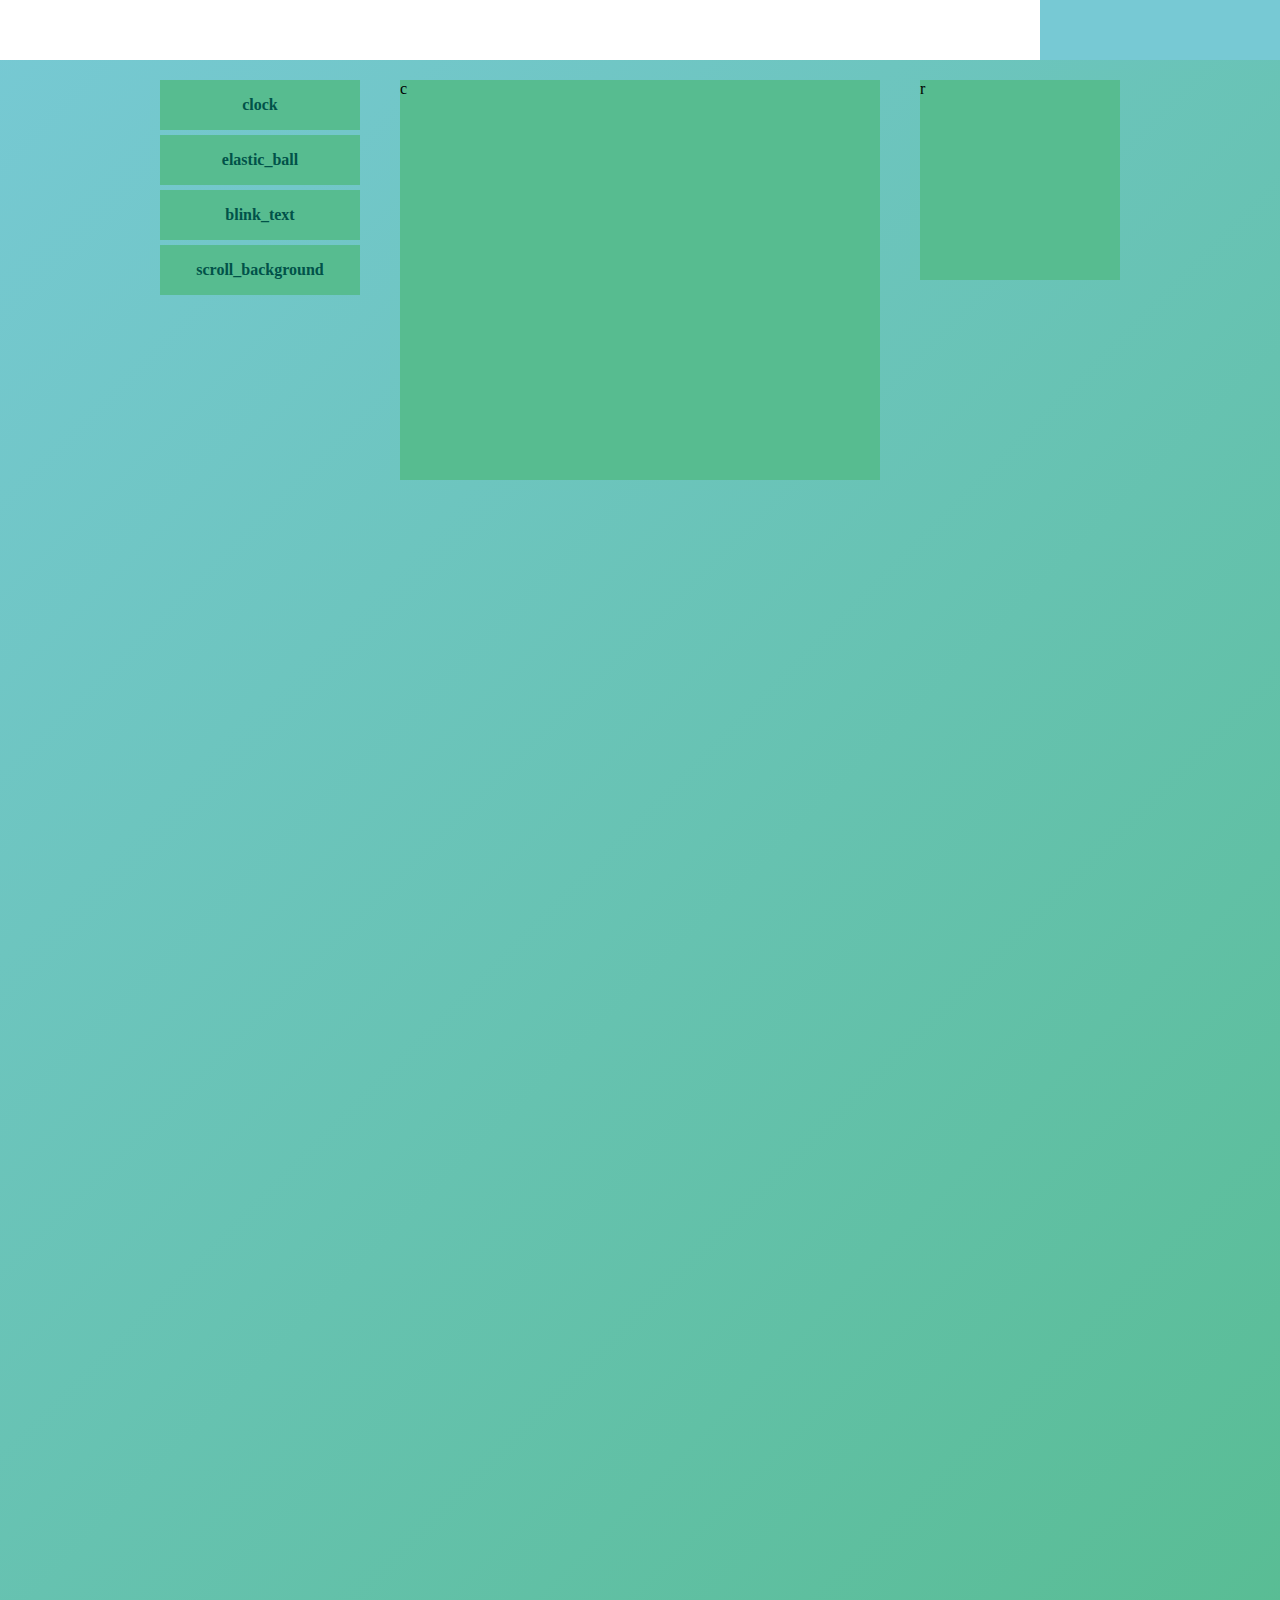
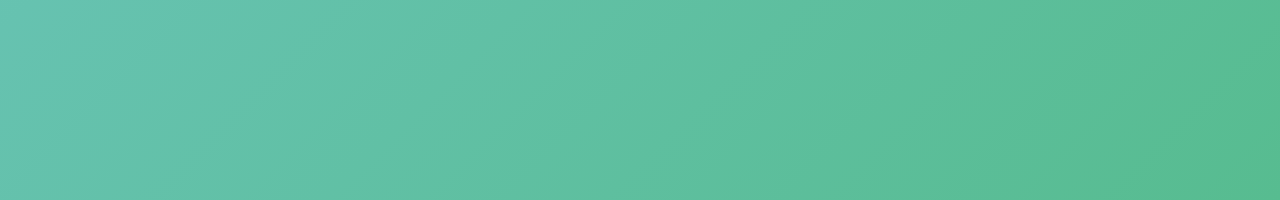
<file: index.html>
<!DOCTYPE html>
<html lang="en">
  <head>
    <meta charset="UTF-8" />
    <meta http-equiv="X-UA-Compatible" content="IE=edge" />
    <meta name="viewport" content="width=device-width, initial-scale=1.0" />
    <title>Yuigahama</title>
    <link rel="stylesheet" href="./index.css" />
  </head>
  <body>
    <div class="navigation">
      <div class="space"></div>
      <div class="info"></div>
    </div>
    <div class="main">
      <div class="left">
        <a href="./clock/index.html"><span>clock</span></a>
        <a href="./elastic_ball/index.html"><span>elastic_ball</span></a>
        <a href="./blink_text/index.html"><span>blink_text</span></a>
        <a href="./scroll_background/index.html"><span>scroll_background</span></a>
      </div>
      <div class="center">c</div>
      <div class="right">r</div>
    </div>
  </body>
</html>
</file>
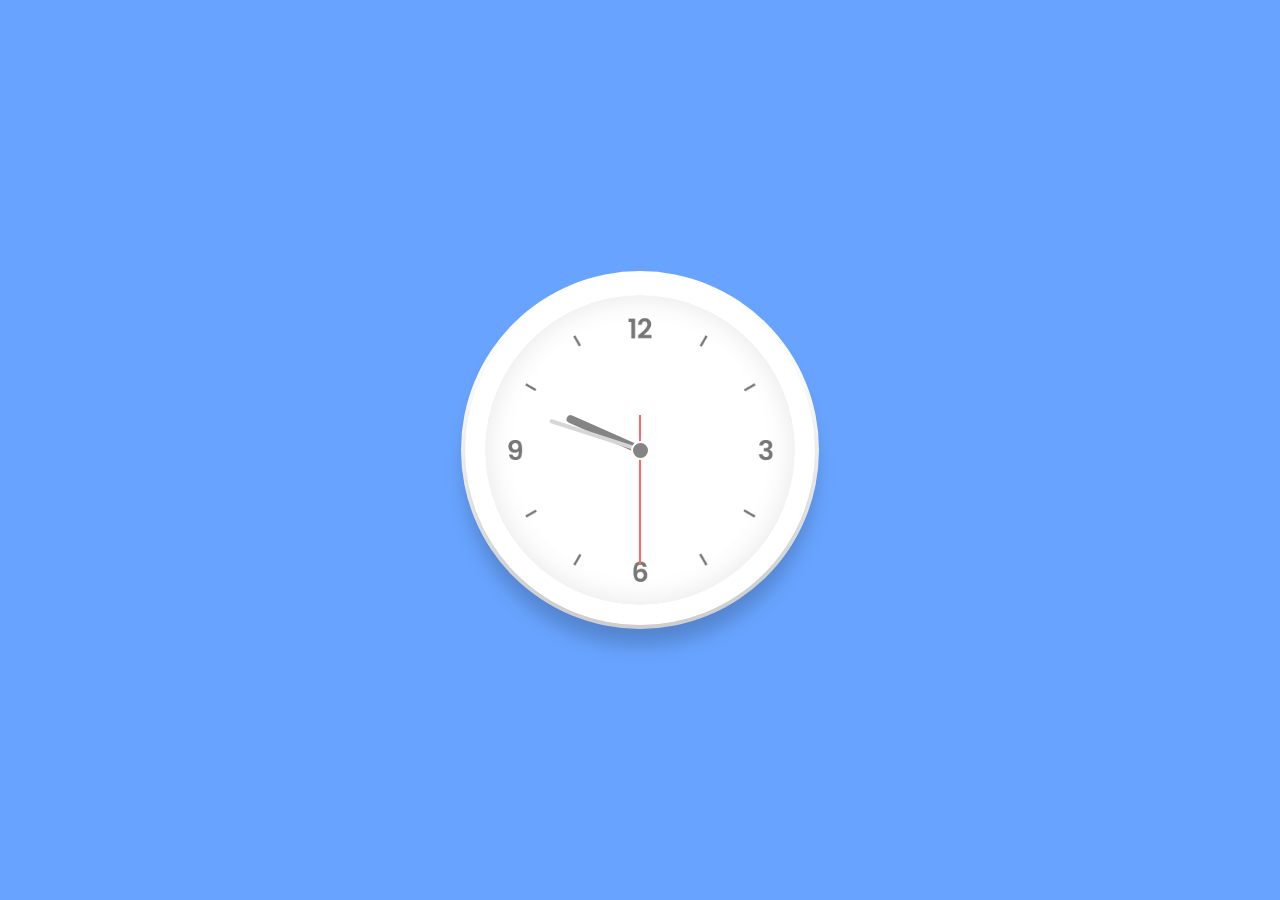
<file: clock/index.html>
<!DOCTYPE html>
<html lang="en">
  <head>
    <meta charset="UTF-8" />
    <meta http-equiv="X-UA-Compatible" content="IE=edge" />
    <meta name="viewport" content="width=device-width, initial-scale=1.0" />
    <title>clock</title>
    <link rel="stylesheet" href="./index.css" />
  </head>
  <body>
    <div class="clock">
      <div class="hour">
        <div class="hr" id="hr"></div>
      </div>
      <div class="min">
        <div class="mn" id="mn"></div>
      </div>
      <div class="sec">
        <div class="sc" id="sc"></div>
      </div>
    </div>
    <script src="./index.js"></script>
  </body>
</html>
</file>
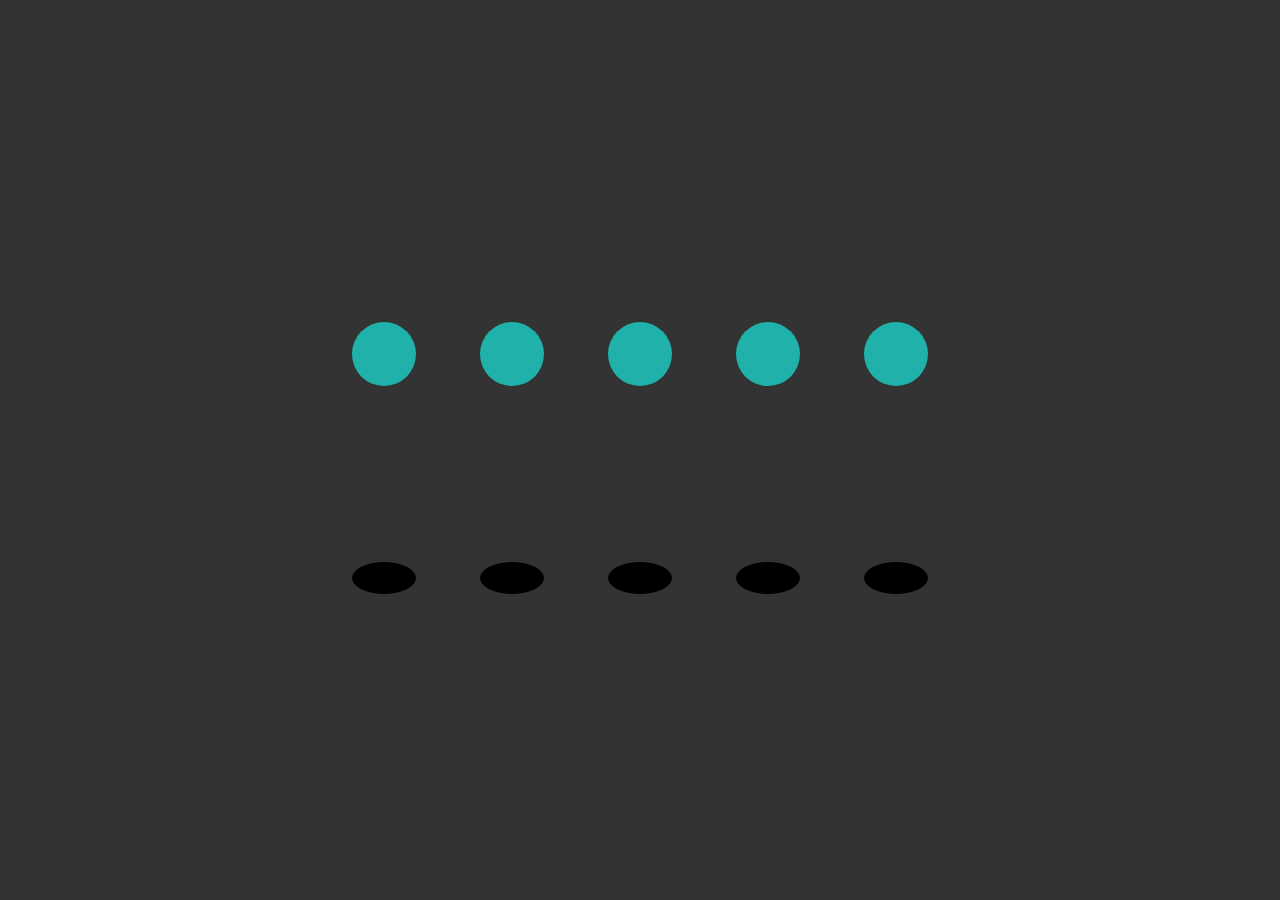
<file: elastic_ball/index.html>
<!DOCTYPE html>
<html lang="en">
  <head>
    <meta charset="UTF-8" />
    <meta http-equiv="X-UA-Compatible" content="IE=edge" />
    <meta name="viewport" content="width=device-width, initial-scale=1.0" />
    <title>elstic_ball</title>
    <link rel="stylesheet" href="./index.css" />
  </head>
  <body>
    <div class="loader">
      <span class="ball" style="--i: 1"></span>
      <span class="shadow" style="--i: 1"></span>
      <span class="ball" style="--i: 2"></span>
      <span class="shadow" style="--i: 2"></span>
      <span class="ball" style="--i: 3"></span>
      <span class="shadow" style="--i: 3"></span>
      <span class="ball" style="--i: 4"></span>
      <span class="shadow" style="--i: 4"></span>
      <span class="ball" style="--i: 5"></span>
      <span class="shadow" style="--i: 5"></span>
    </div>
  </body>
</html>
</file>
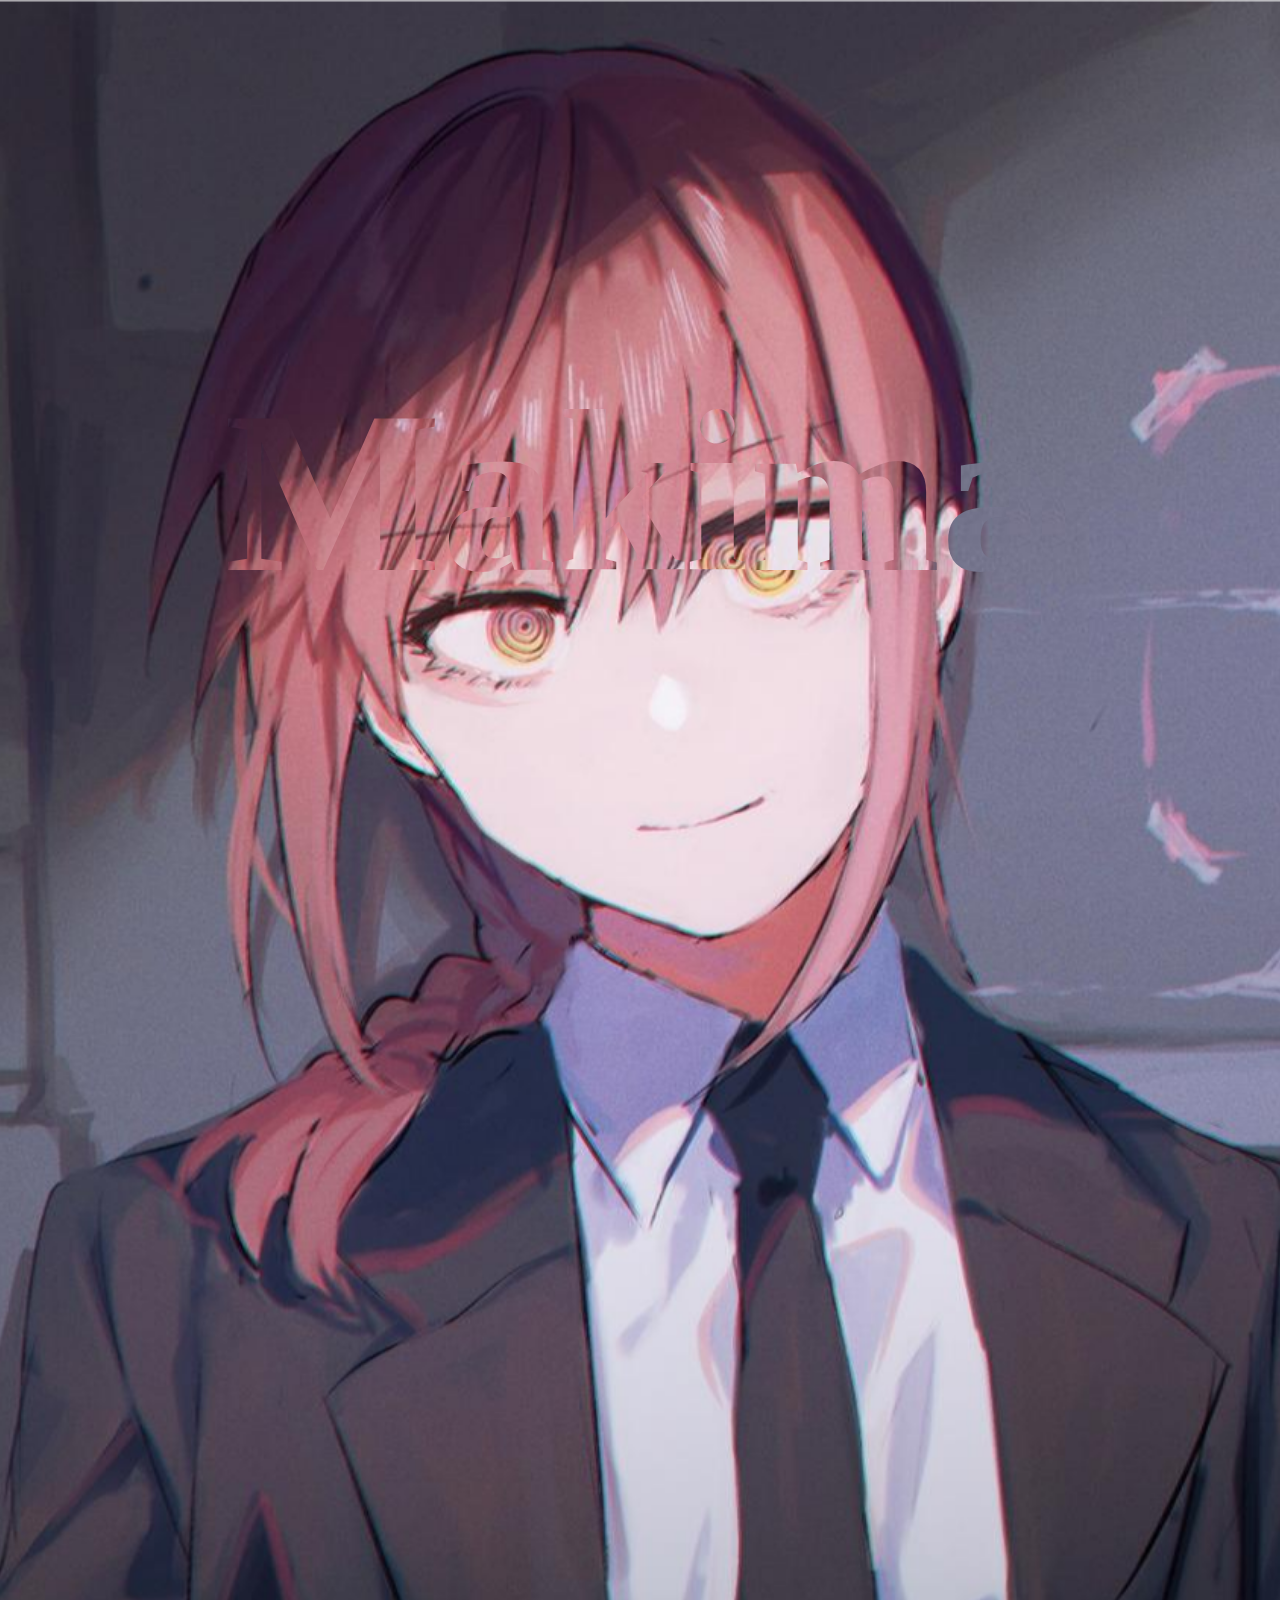
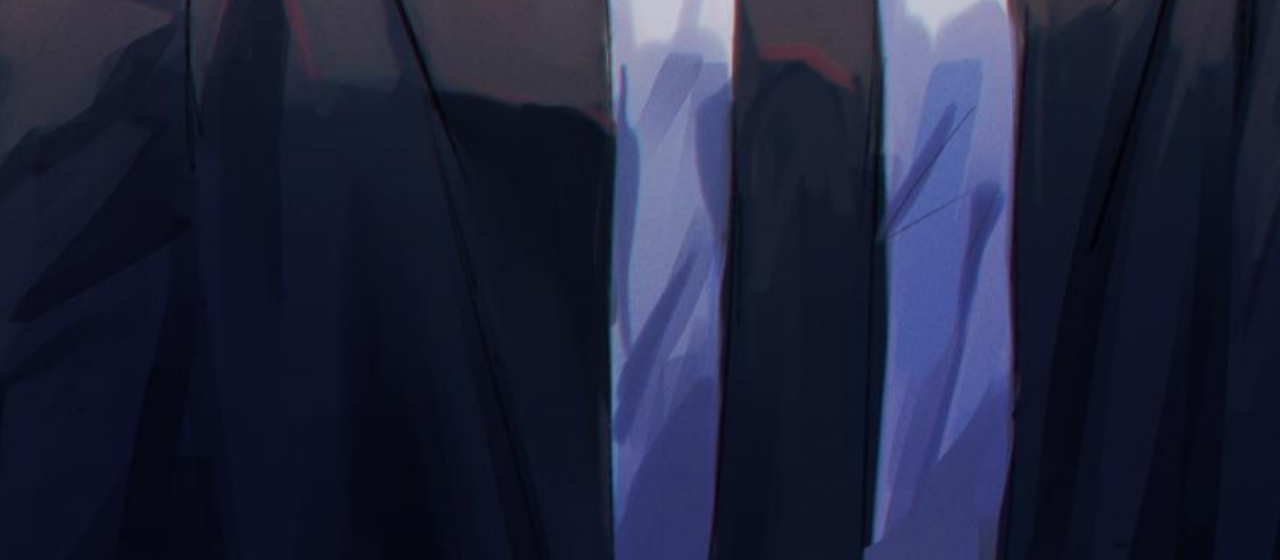
<file: scroll_background/index.html>
<!DOCTYPE html>
<html lang="en">
  <head>
    <meta charset="UTF-8" />
    <meta http-equiv="X-UA-Compatible" content="IE=edge" />
    <meta name="viewport" content="width=device-width, initial-scale=1.0" />
    <title>scroll_background</title>
    <link rel="stylesheet" href="./index.css" />
  </head>
  <body>
    <div class="background">
      <span class="text">Makima</span>
    </div>
    <script>
      const bg = document.querySelector('.background')
      document.addEventListener('scroll', () => {
        let scrollY = window.scrollY
        bg.style.backgroundPosition = 'calc(50% + ' + scrollY + 'px) calc(50% + ' + scrollY + 'px)'
      })
    </script>
  </body>
</html>
</file>
<file: index.css>
:root {
  --c10: #ffffff;
  --c11: #77c9d4;
  --c12: #57bc90;
  --c13: #015249;
  --c14: #a5a5af;

  --margin1: 160px;
  --margin2: 40px;
}
* {
  margin: 0;
  padding: 0;
  box-sizing: border-box;
}
a {
  text-decoration: none;
  color: var(--c13);
}
a:hover {
  color: var(--c11);
}
body {
  height: 200vh;
  background: linear-gradient(135deg, var(--c11), var(--c12));
}

/* 导航栏 */
.navigation {
  display: flex;
  flex-wrap: wrap;
  align-items: center;
  width: 100vw;
  height: 60px;
  margin-bottom: 20px;
  background: var(--c10);
}
.space {
  flex: 1 1 0;
  order: 1;
}
.navigation .info {
  order: 10;
  height: 100%;
  width: 240px;
  background-color: var(--c11);
}

/* 主体 */
.main {
  display: flex;
  align-items: flex-start;
}

/* 左侧栏 */
.left {
  width: 200px;
  margin-left: var(--margin1);
  background-color: transparent;
}
.left a {
  display: block;
}
.left a span {
  display: flex;
  justify-content: center;
  align-items: center;
  height: 50px;
  margin-bottom: 5px;
  background-color: var(--c12);
  font-size: 16px;
  font-weight: 600;
}
.left a:last-child span {
  margin-bottom: 0;
}

/* 中间区 */
.center {
  flex: 1;
  height: 400px;
  margin: 0 var(--margin2) 0;
  background-color: var(--c12);
}

/* 右侧栏 */
.right {
  width: 200px;
  height: 200px;
  margin-right: var(--margin1);
  background-color: var(--c12);
}
</file>
<file: clock/index.css>
* {
  margin: 0;
  padding: 0;
  box-sizing: border-box;
}
body {
  display: flex;
  justify-content: center;
  align-items: center;
  min-height: 100vh;
  background-color: #68a4ff;
}
.clock {
  width: 70vw;
  max-width: 350px;
  height: 70vw;
  max-height: 350px;
  display: flex;
  justify-content: center;
  align-items: center;
  background: #fff url('./clock.png');
  background-size: cover;
  border: 20px solid #fff;
  border-radius: 50%;
  box-shadow: inset 0 0 30px rgba(0, 0, 0, 0.1), 0 20px 20px rgba(0, 0, 0, 0.2), 0 0 0 4px rgba(255, 255, 255, 1);
}
.clock::before {
  content: '';
  position: absolute;
  width: 15px;
  height: 15px;
  background-color: #848484;
  border: 2px solid #fff;
  border-radius: 50%;
  z-index: 999;
}
.hour,
.min,
.sec {
  position: absolute;
}
.hr,
.mn,
.sc {
  position: absolute;
  display: flex;
  justify-content: center;
  border-radius: 50%;
}
.hour,
.hr {
  width: 32vw;
  height: 32vw;
  max-width: 160px;
  max-height: 160px;
}
.min,
.mn {
  width: 38vw;
  height: 38vw;
  max-width: 190px;
  max-height: 190px;
}
.sec,
.sc {
  width: 42vw;
  height: 42vw;
  max-width: 230px;
  max-height: 230px;
}
.hr::before {
  content: '';
  position: absolute;
  width: 1.6vw;
  min-width: 6px;
  max-width: 8px;
  height: 16vw;
  max-height: 80px;
  background-color: #848484;
  z-index: 10;
  border-radius: 6px 6px 0 0;
}
.mn::before {
  content: '';
  position: absolute;
  width: 0.8vw;
  min-width: 3px;
  max-width: 4px;
  height: 18vw;
  max-height: 90px;
  background-color: #d6d6d6;
  z-index: 11;
  border-radius: 6px 6px 0 0;
}
.sc::before {
  content: '';
  position: absolute;
  width: 0.4vw;
  min-width: 1.5px;
  max-width: 2px;
  height: 28vw;
  max-height: 150px;
  background-color: #ff6767;
  z-index: 12;
  border-radius: 6px 6px 0 0;
}
</file>
<file: elastic_ball/index.css>
* {
  margin: 0;
  padding: 0;
}
body {
  height: 100vh;
  display: flex;
  justify-content: center;
  align-items: center;
  background-color: #333;
}
.loader {
  position: relative;
  width: 65vw;
  height: 20vw;
}
.loader span.ball {
  position: absolute;
  left: calc(var(--i) * 10vw);
  width: 5vw;
  height: 5vw;
  border-radius: 50%;
  background-color: lightseagreen;
  animation: jump 2s linear infinite calc(var(--i) * 0.3s);
}
.loader span.shadow {
  position: absolute;
  left: calc(var(--i) * 10vw);
  bottom: -1.25vw;
  width: 5vw;
  height: 2.5vw;
  border-radius: 50%;
  background-color: #000;
  z-index: -1;
  animation: shadow 2s linear infinite calc(var(--i) * 0.3s);
}
@keyframes jump {
  0%,
  100% {
    bottom: 15vw;
  }
  40%,
  60% {
    bottom: 0;
    height: 5vw;
  }
  50% {
    height: 2.5vw;
    filter: hue-rotate(180deg);
  }
}
@keyframes shadow {
  0%,
  100% {
    transform: scale(1.6);
    opacity: 0.1;
    filter: blur(0.5vw);
  }
  40%,
  60% {
    transform: scale(0.8);
    opacity: 0.8;
    filter: blur(0.2vw);
  }
}
</file>
<file: scroll_background/index.css>
* {
  margin: 0;
  padding: 0;
}
.background {
  position: relative;
  height: 200vh;
  font-size: 18vw;
  font-weight: 900;
  text-align: center;
  background-image: url('./bg.png');
  background-size: cover;
  background-position: 60% 50%;
  -webkit-background-clip: text;
  -webkit-text-fill-color: transparent;
  overflow: hidden;
  padding-top: 40vh;
}
.background::before {
  content: '';
  position: absolute;
  top: 0;
  left: 0;
  bottom: 0;
  right: 0;
  background-image: inherit;
  background-size: cover;
  background-position: 50% 50%;
  z-index: -99;
}
</file>
